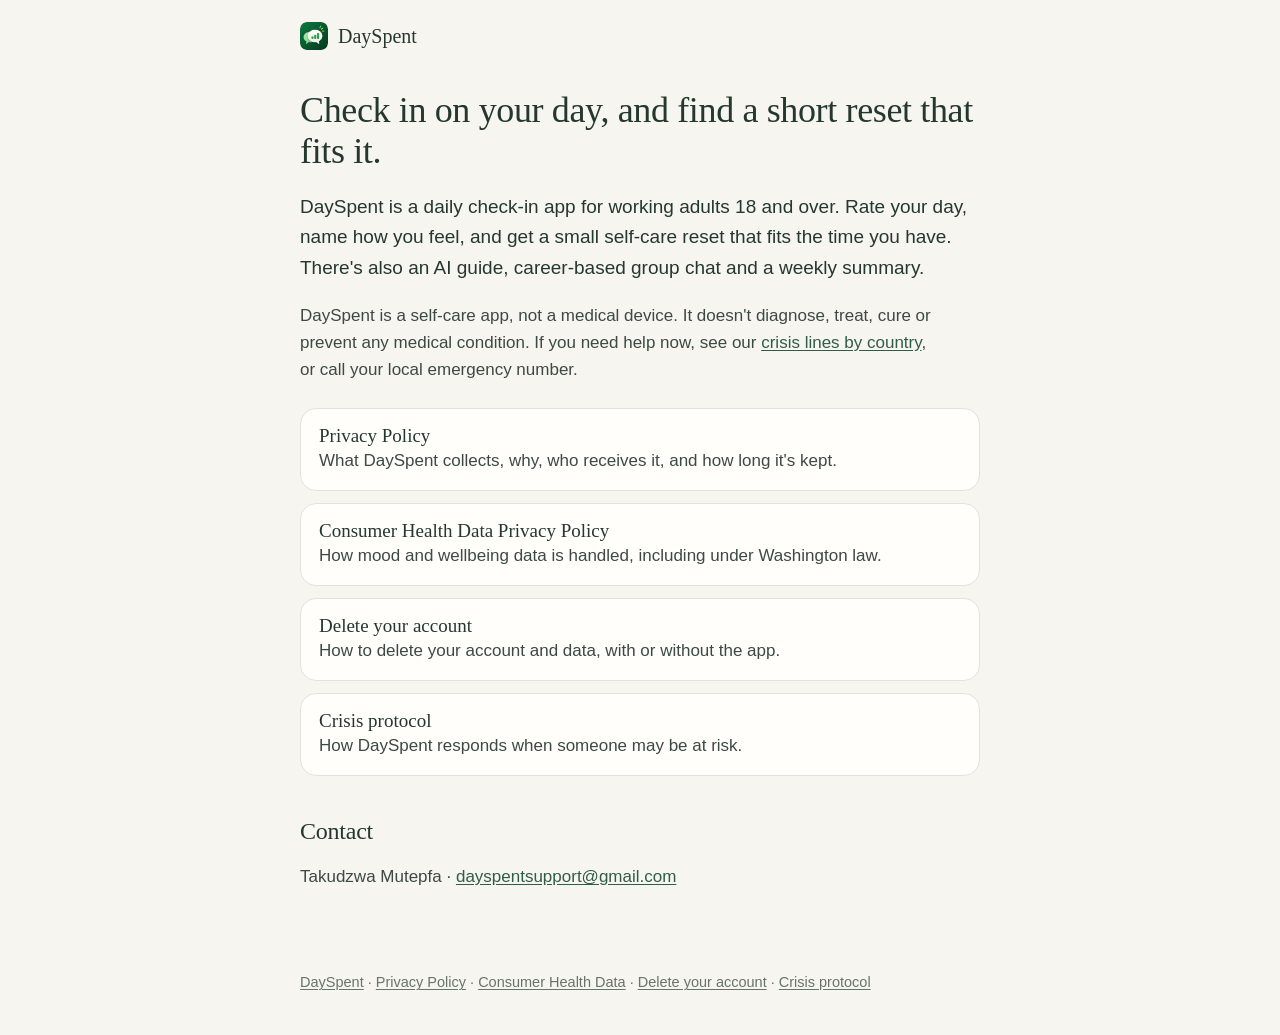
<file: index.html>
<!doctype html>
<html lang="en">
<head>
<meta charset="utf-8">
<meta name="viewport" content="width=device-width, initial-scale=1">
<title>DaySpent</title>
<meta name="description" content="DaySpent is a daily check-in app for working adults: rate your day, name how you feel, and find a short reset that fits the time you have.">
<link rel="icon" href="favicon.png">
<link rel="stylesheet" href="style.css">
</head>
<body>
<header class="site"><img src="favicon.png" alt=""><a href="./">DaySpent</a></header>
<main>
<h1>Check in on your day, and find a short reset that fits it.</h1>
<p class="lead">DaySpent is a daily check-in app for working adults 18 and over. Rate your day, name how you feel, and get a small self-care reset that fits the time you have. There's also an AI guide, career-based group chat and a weekly summary.</p>
<p>DaySpent is a self-care app, not a medical device. It doesn't diagnose, treat, cure or prevent any medical condition. If you need help now, see our <a href="crisis-protocol.html">crisis lines by country</a>, or call your local emergency number.</p>

<nav class="pages" aria-label="Policies">
  <a href="privacy.html"><strong>Privacy Policy</strong>What DaySpent collects, why, who receives it, and how long it's kept.</a>
  <a href="health-data-privacy.html"><strong>Consumer Health Data Privacy Policy</strong>How mood and wellbeing data is handled, including under Washington law.</a>
  <a href="delete-account.html"><strong>Delete your account</strong>How to delete your account and data, with or without the app.</a>
  <a href="crisis-protocol.html"><strong>Crisis protocol</strong>How DaySpent responds when someone may be at risk.</a>
</nav>

<h2>Contact</h2>
<p>Takudzwa Mutepfa · <a href="mailto:dayspentsupport@gmail.com">dayspentsupport@gmail.com</a></p>
</main>
<footer><a href="./">DaySpent</a> · <a href="privacy.html">Privacy Policy</a> · <a href="health-data-privacy.html">Consumer Health Data</a> · <a href="delete-account.html">Delete your account</a> · <a href="crisis-protocol.html">Crisis protocol</a></footer>
</body>
</html>
</file>
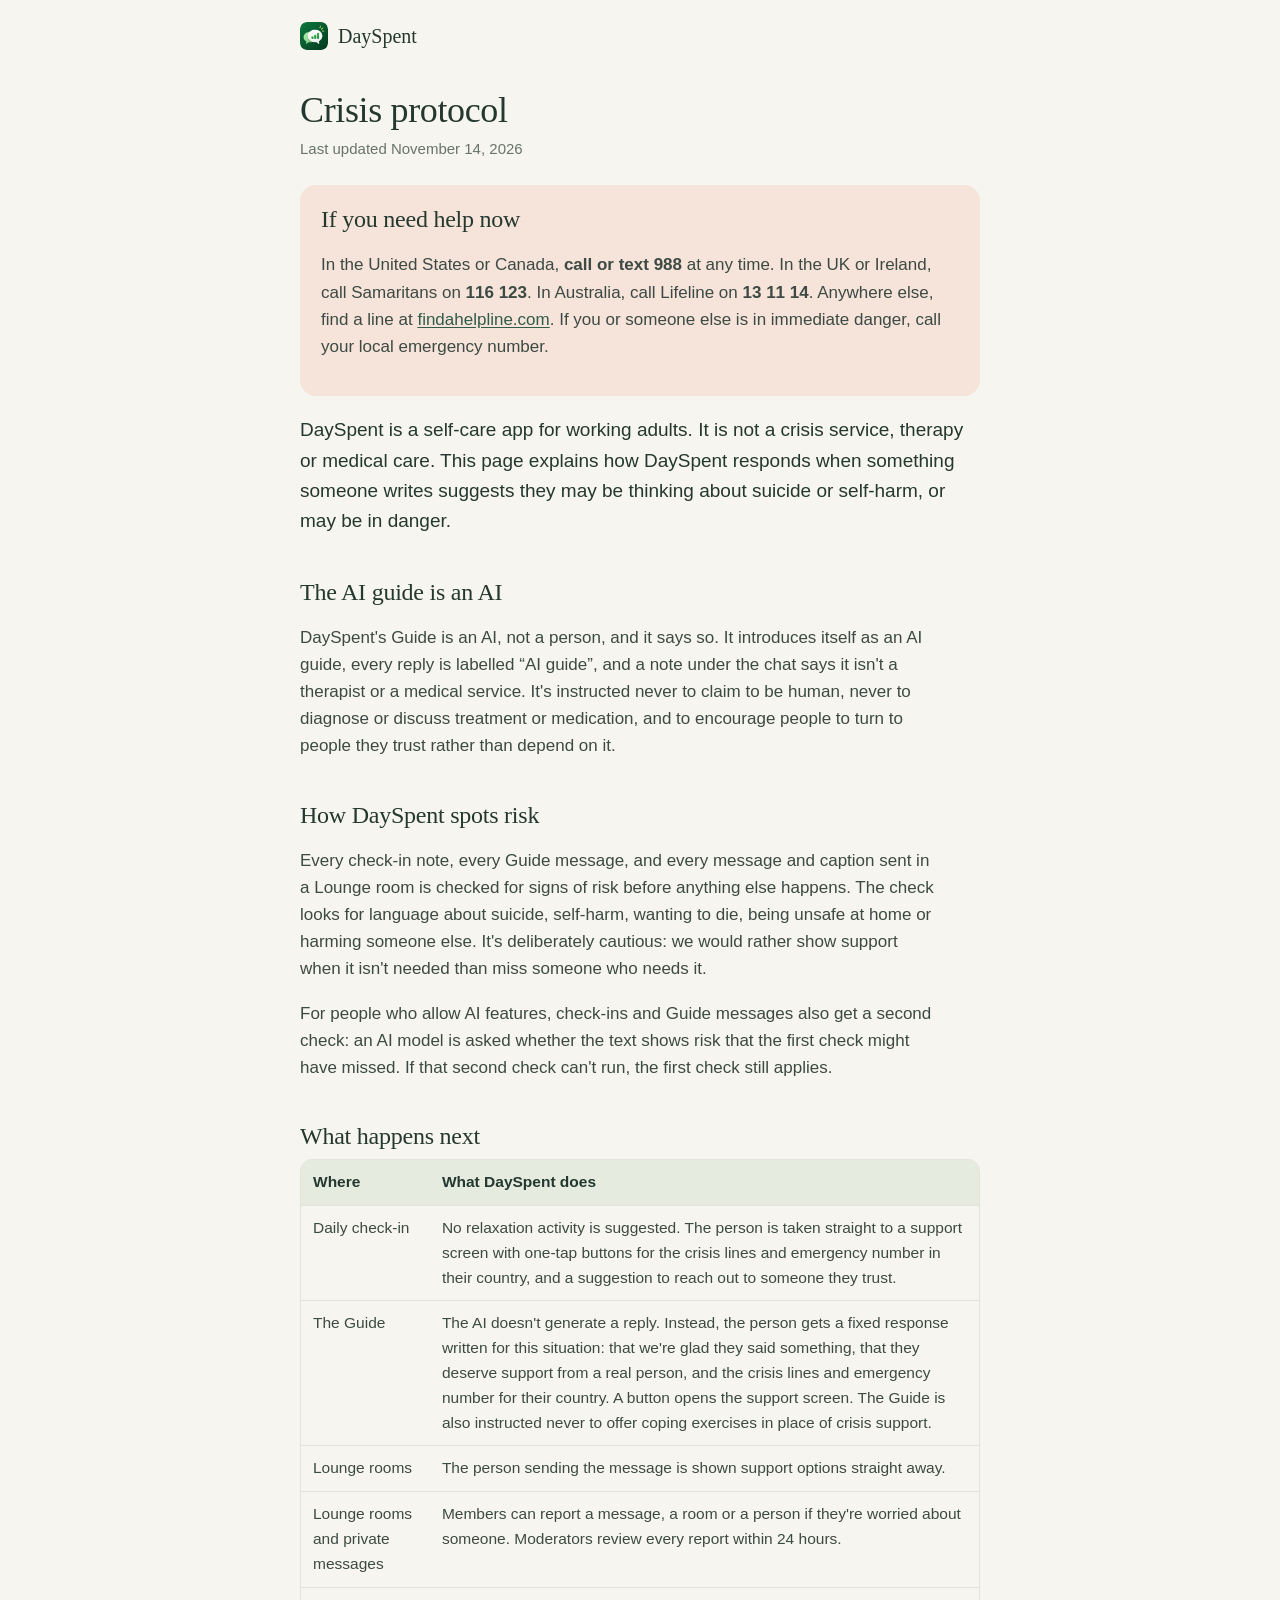
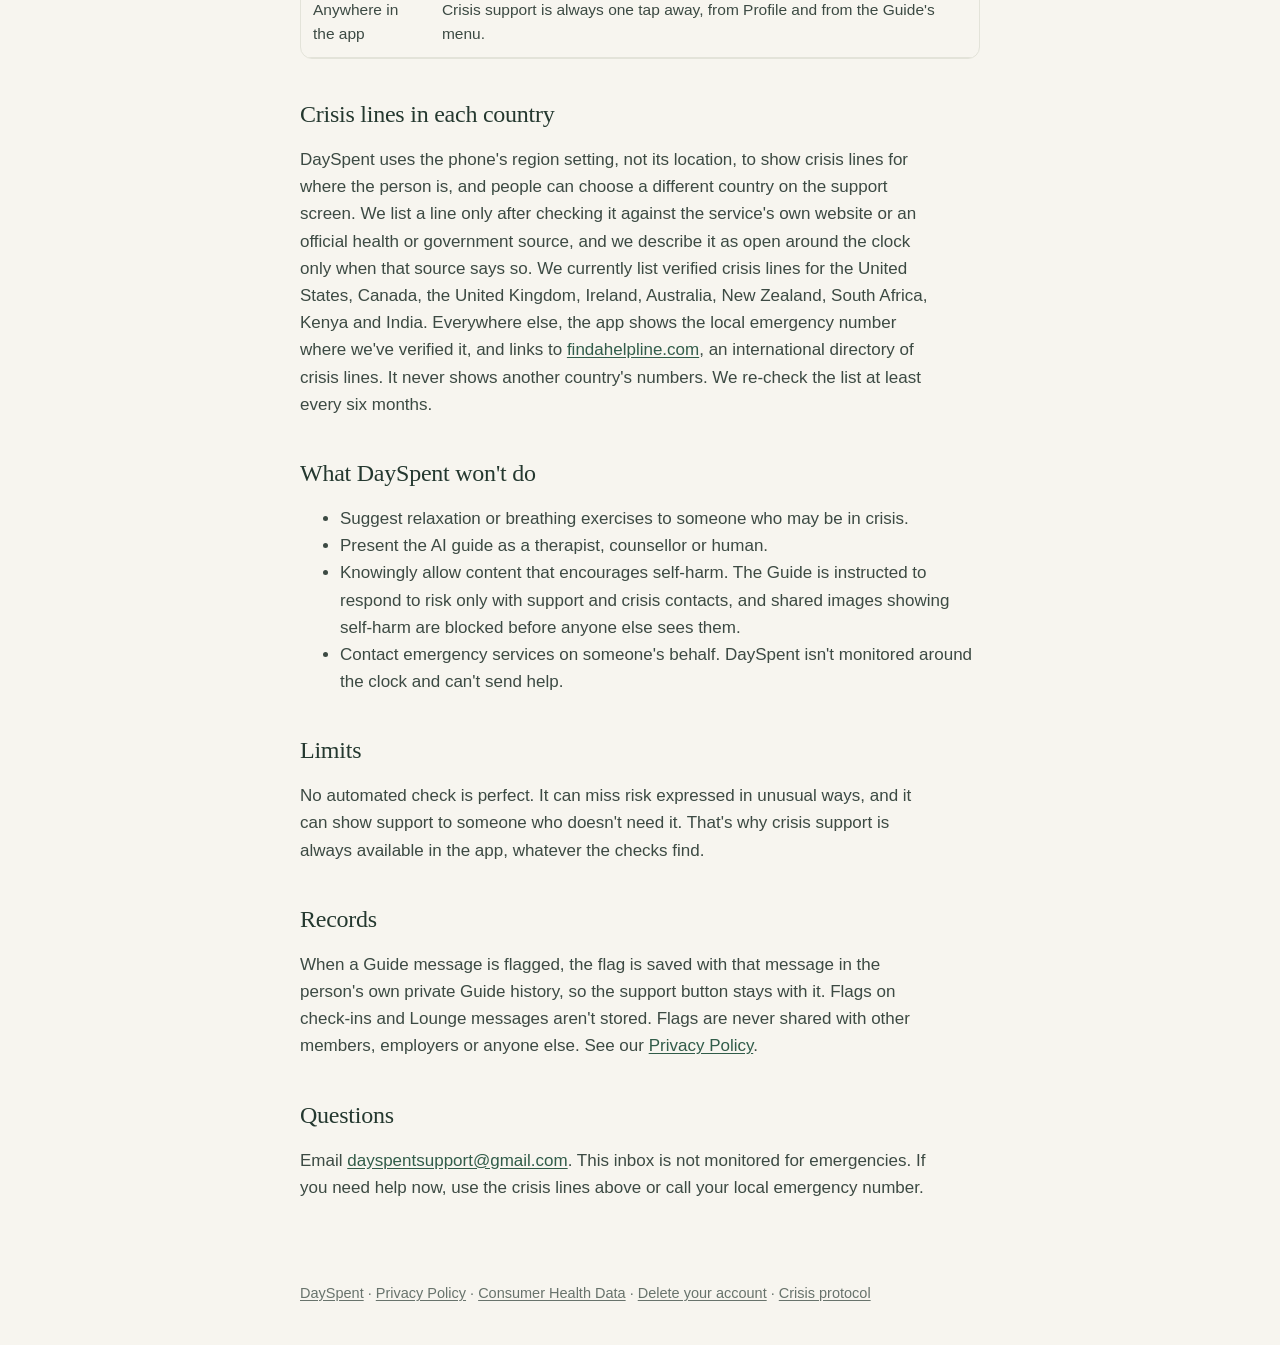
<file: crisis-protocol.html>
<!doctype html>
<html lang="en">
<head>
<meta charset="utf-8">
<meta name="viewport" content="width=device-width, initial-scale=1">
<title>Crisis protocol · DaySpent</title>
<meta name="description" content="How DaySpent responds when someone may be at risk of suicide or self-harm.">
<link rel="icon" href="favicon.png">
<link rel="stylesheet" href="style.css">
</head>
<body>
<header class="site"><img src="favicon.png" alt=""><a href="./">DaySpent</a></header>
<main>
<h1>Crisis protocol</h1>
<p class="updated">Last updated November 14, 2026</p>

<div class="card crisis">
<h2>If you need help now</h2>
<p>In the United States or Canada, <strong>call or text 988</strong> at any time. In the UK or Ireland, call Samaritans on <strong>116 123</strong>. In Australia, call Lifeline on <strong>13 11 14</strong>. Anywhere else, find a line at <a href="https://findahelpline.com">findahelpline.com</a>. If you or someone else is in immediate danger, call your local emergency number.</p>
</div>

<p class="lead">DaySpent is a self-care app for working adults. It is not a crisis service, therapy or medical care. This page explains how DaySpent responds when something someone writes suggests they may be thinking about suicide or self-harm, or may be in danger.</p>

<h2>The AI guide is an AI</h2>
<p>DaySpent's Guide is an AI, not a person, and it says so. It introduces itself as an AI guide, every reply is labelled “AI guide”, and a note under the chat says it isn't a therapist or a medical service. It's instructed never to claim to be human, never to diagnose or discuss treatment or medication, and to encourage people to turn to people they trust rather than depend on it.</p>

<h2>How DaySpent spots risk</h2>
<p>Every check-in note, every Guide message, and every message and caption sent in a Lounge room is checked for signs of risk before anything else happens. The check looks for language about suicide, self-harm, wanting to die, being unsafe at home or harming someone else. It's deliberately cautious: we would rather show support when it isn't needed than miss someone who needs it.</p>
<p>For people who allow AI features, check-ins and Guide messages also get a second check: an AI model is asked whether the text shows risk that the first check might have missed. If that second check can't run, the first check still applies.</p>

<h2>What happens next</h2>
<div class="table-wrap"><table>
  <tr><th>Where</th><th>What DaySpent does</th></tr>
  <tr><td>Daily check-in</td><td>No relaxation activity is suggested. The person is taken straight to a support screen with one-tap buttons for the crisis lines and emergency number in their country, and a suggestion to reach out to someone they trust.</td></tr>
  <tr><td>The Guide</td><td>The AI doesn't generate a reply. Instead, the person gets a fixed response written for this situation: that we're glad they said something, that they deserve support from a real person, and the crisis lines and emergency number for their country. A button opens the support screen. The Guide is also instructed never to offer coping exercises in place of crisis support.</td></tr>
  <tr><td>Lounge rooms</td><td>The person sending the message is shown support options straight away.</td></tr>
  <tr><td>Lounge rooms and private messages</td><td>Members can report a message, a room or a person if they're worried about someone. Moderators review every report within 24 hours.</td></tr>
  <tr><td>Anywhere in the app</td><td>Crisis support is always one tap away, from Profile and from the Guide's menu.</td></tr>
</table></div>

<h2>Crisis lines in each country</h2>
<p>DaySpent uses the phone's region setting, not its location, to show crisis lines for where the person is, and people can choose a different country on the support screen. We list a line only after checking it against the service's own website or an official health or government source, and we describe it as open around the clock only when that source says so. We currently list verified crisis lines for the United States, Canada, the United Kingdom, Ireland, Australia, New Zealand, South Africa, Kenya and India. Everywhere else, the app shows the local emergency number where we've verified it, and links to <a href="https://findahelpline.com">findahelpline.com</a>, an international directory of crisis lines. It never shows another country's numbers. We re-check the list at least every six months.</p>

<h2>What DaySpent won't do</h2>
<ul>
  <li>Suggest relaxation or breathing exercises to someone who may be in crisis.</li>
  <li>Present the AI guide as a therapist, counsellor or human.</li>
  <li>Knowingly allow content that encourages self-harm. The Guide is instructed to respond to risk only with support and crisis contacts, and shared images showing self-harm are blocked before anyone else sees them.</li>
  <li>Contact emergency services on someone's behalf. DaySpent isn't monitored around the clock and can't send help.</li>
</ul>

<h2>Limits</h2>
<p>No automated check is perfect. It can miss risk expressed in unusual ways, and it can show support to someone who doesn't need it. That's why crisis support is always available in the app, whatever the checks find.</p>

<h2>Records</h2>
<p>When a Guide message is flagged, the flag is saved with that message in the person's own private Guide history, so the support button stays with it. Flags on check-ins and Lounge messages aren't stored. Flags are never shared with other members, employers or anyone else. See our <a href="privacy.html">Privacy Policy</a>.</p>

<h2>Questions</h2>
<p>Email <a href="mailto:dayspentsupport@gmail.com">dayspentsupport@gmail.com</a>. This inbox is not monitored for emergencies. If you need help now, use the crisis lines above or call your local emergency number.</p>
</main>
<footer><a href="./">DaySpent</a> · <a href="privacy.html">Privacy Policy</a> · <a href="health-data-privacy.html">Consumer Health Data</a> · <a href="delete-account.html">Delete your account</a> · <a href="crisis-protocol.html">Crisis protocol</a></footer>
</body>
</html>
</file>
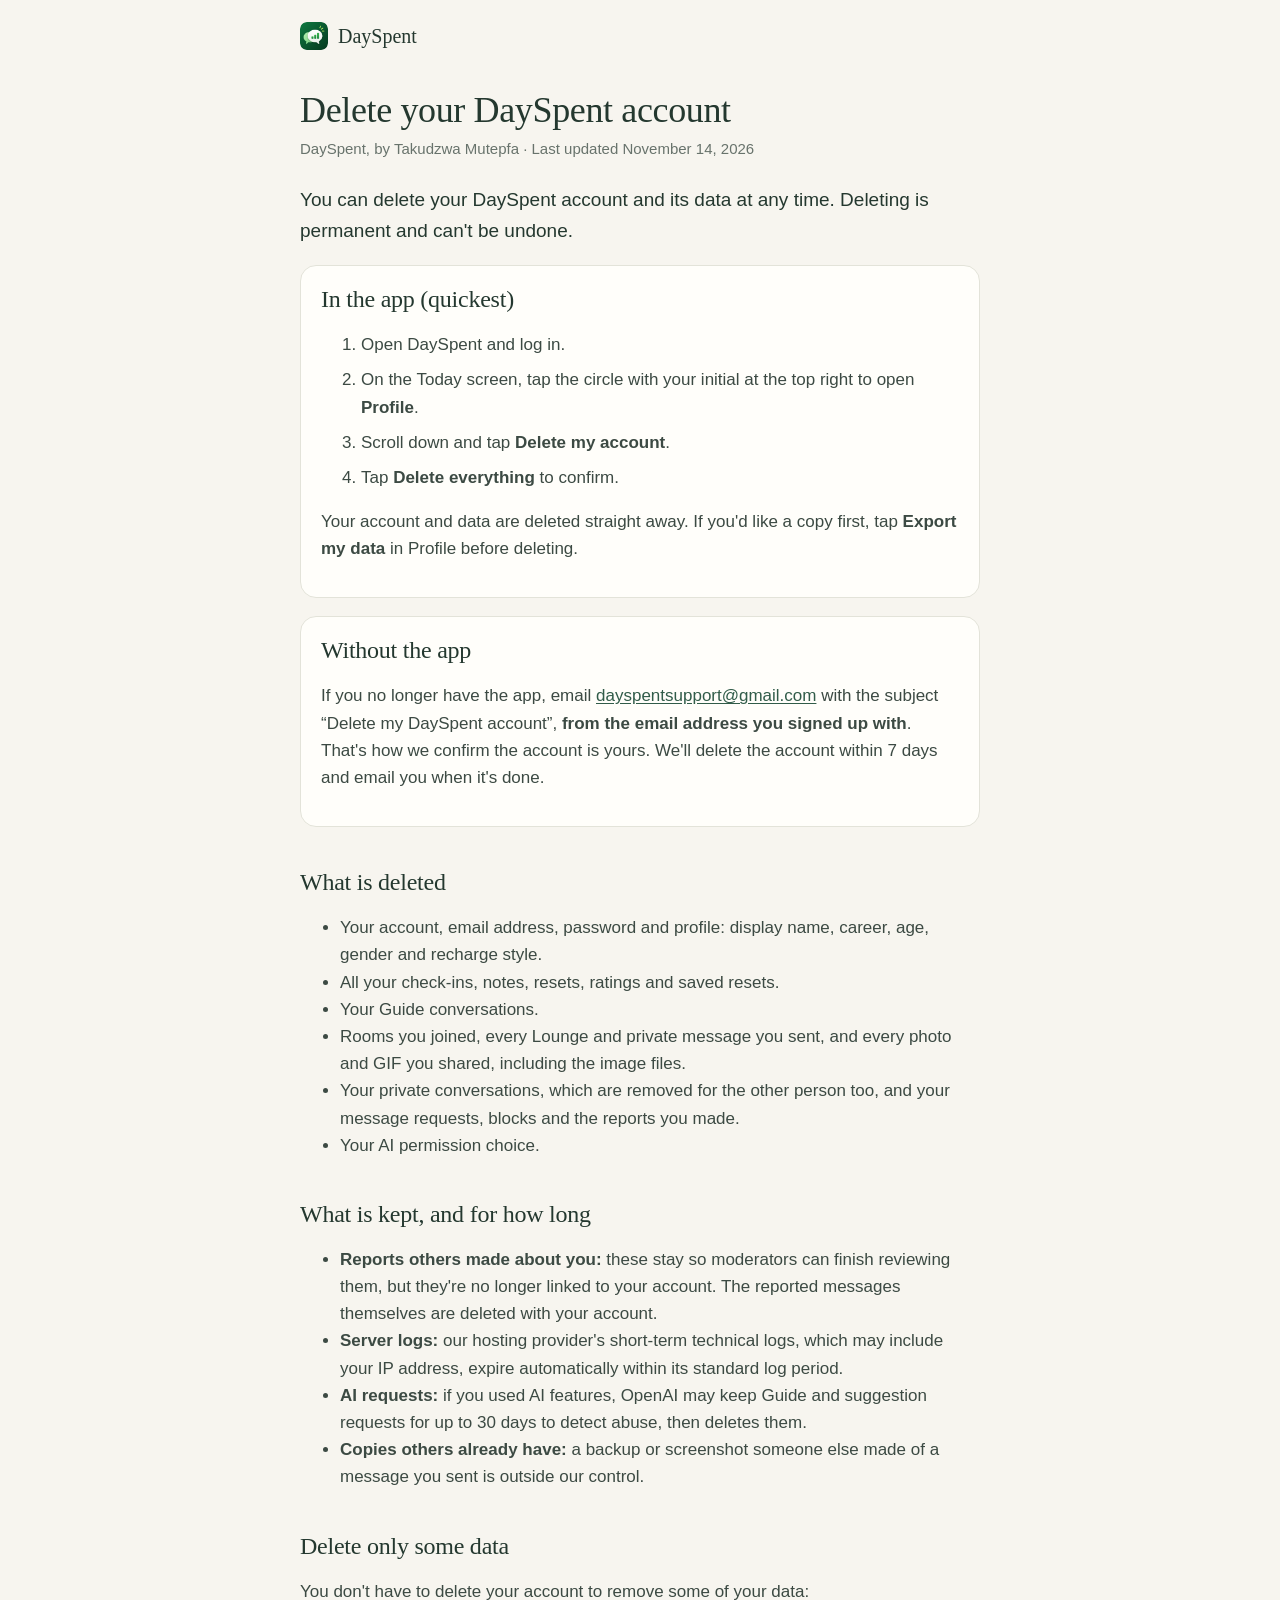
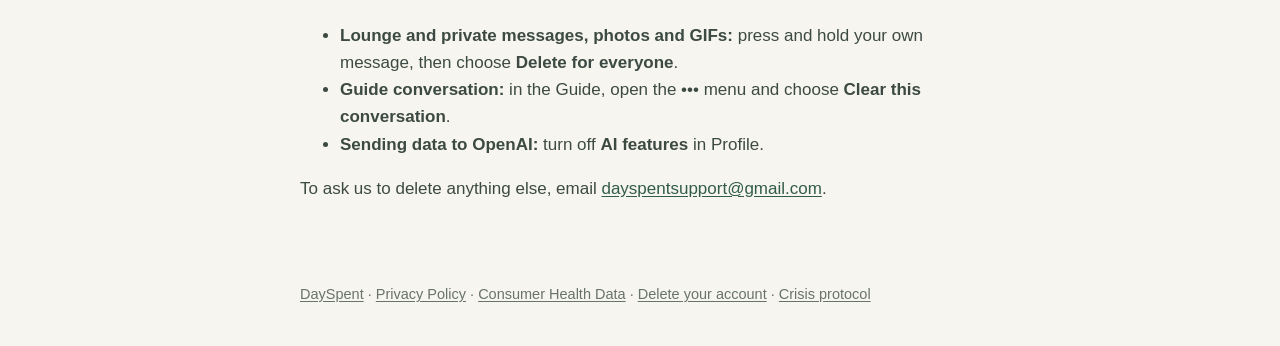
<file: delete-account.html>
<!doctype html>
<html lang="en">
<head>
<meta charset="utf-8">
<meta name="viewport" content="width=device-width, initial-scale=1">
<title>Delete your account · DaySpent</title>
<meta name="description" content="How to delete your DaySpent account and data, and what is deleted.">
<link rel="icon" href="favicon.png">
<link rel="stylesheet" href="style.css">
</head>
<body>
<header class="site"><img src="favicon.png" alt=""><a href="./">DaySpent</a></header>
<main>
<h1>Delete your DaySpent account</h1>
<p class="updated">DaySpent, by Takudzwa Mutepfa · Last updated November 14, 2026</p>

<p class="lead">You can delete your DaySpent account and its data at any time. Deleting is permanent and can't be undone.</p>

<div class="card">
<h2>In the app (quickest)</h2>
<ol class="steps">
  <li>Open DaySpent and log in.</li>
  <li>On the Today screen, tap the circle with your initial at the top right to open <strong>Profile</strong>.</li>
  <li>Scroll down and tap <strong>Delete my account</strong>.</li>
  <li>Tap <strong>Delete everything</strong> to confirm.</li>
</ol>
<p>Your account and data are deleted straight away. If you'd like a copy first, tap <strong>Export my data</strong> in Profile before deleting.</p>
</div>

<div class="card">
<h2>Without the app</h2>
<p>If you no longer have the app, email <a href="mailto:dayspentsupport@gmail.com?subject=Delete%20my%20DaySpent%20account">dayspentsupport@gmail.com</a> with the subject “Delete my DaySpent account”, <strong>from the email address you signed up with</strong>. That's how we confirm the account is yours. We'll delete the account within 7 days and email you when it's done.</p>
</div>

<h2>What is deleted</h2>
<ul>
  <li>Your account, email address, password and profile: display name, career, age, gender and recharge style.</li>
  <li>All your check-ins, notes, resets, ratings and saved resets.</li>
  <li>Your Guide conversations.</li>
  <li>Rooms you joined, every Lounge and private message you sent, and every photo and GIF you shared, including the image files.</li>
  <li>Your private conversations, which are removed for the other person too, and your message requests, blocks and the reports you made.</li>
  <li>Your AI permission choice.</li>
</ul>

<h2>What is kept, and for how long</h2>
<ul>
  <li><strong>Reports others made about you:</strong> these stay so moderators can finish reviewing them, but they're no longer linked to your account. The reported messages themselves are deleted with your account.</li>
  <li><strong>Server logs:</strong> our hosting provider's short-term technical logs, which may include your IP address, expire automatically within its standard log period.</li>
  <li><strong>AI requests:</strong> if you used AI features, OpenAI may keep Guide and suggestion requests for up to 30 days to detect abuse, then deletes them.</li>
  <li><strong>Copies others already have:</strong> a backup or screenshot someone else made of a message you sent is outside our control.</li>
</ul>

<h2>Delete only some data</h2>
<p>You don't have to delete your account to remove some of your data:</p>
<ul>
  <li><strong>Lounge and private messages, photos and GIFs:</strong> press and hold your own message, then choose <strong>Delete for everyone</strong>.</li>
  <li><strong>Guide conversation:</strong> in the Guide, open the ••• menu and choose <strong>Clear this conversation</strong>.</li>
  <li><strong>Sending data to OpenAI:</strong> turn off <strong>AI features</strong> in Profile.</li>
</ul>
<p>To ask us to delete anything else, email <a href="mailto:dayspentsupport@gmail.com">dayspentsupport@gmail.com</a>.</p>
</main>
<footer><a href="./">DaySpent</a> · <a href="privacy.html">Privacy Policy</a> · <a href="health-data-privacy.html">Consumer Health Data</a> · <a href="delete-account.html">Delete your account</a> · <a href="crisis-protocol.html">Crisis protocol</a></footer>
</body>
</html>
</file>
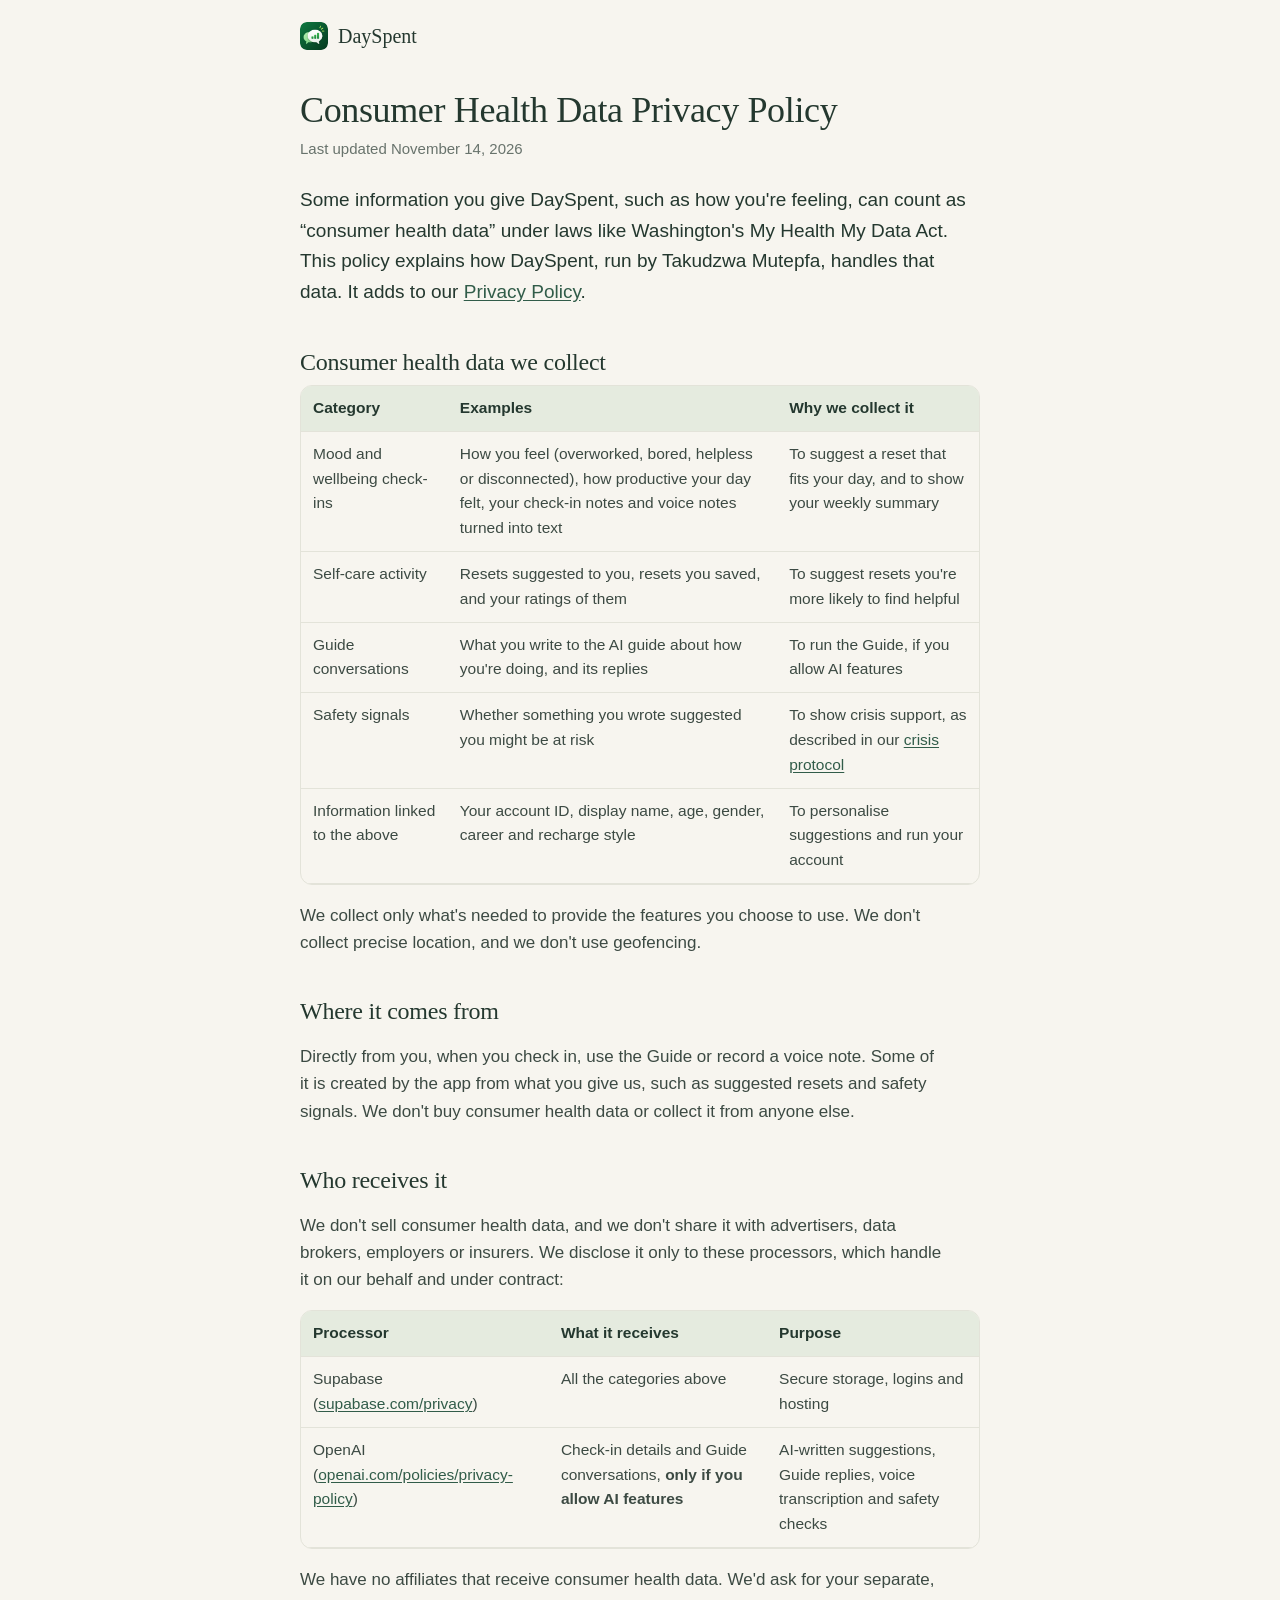
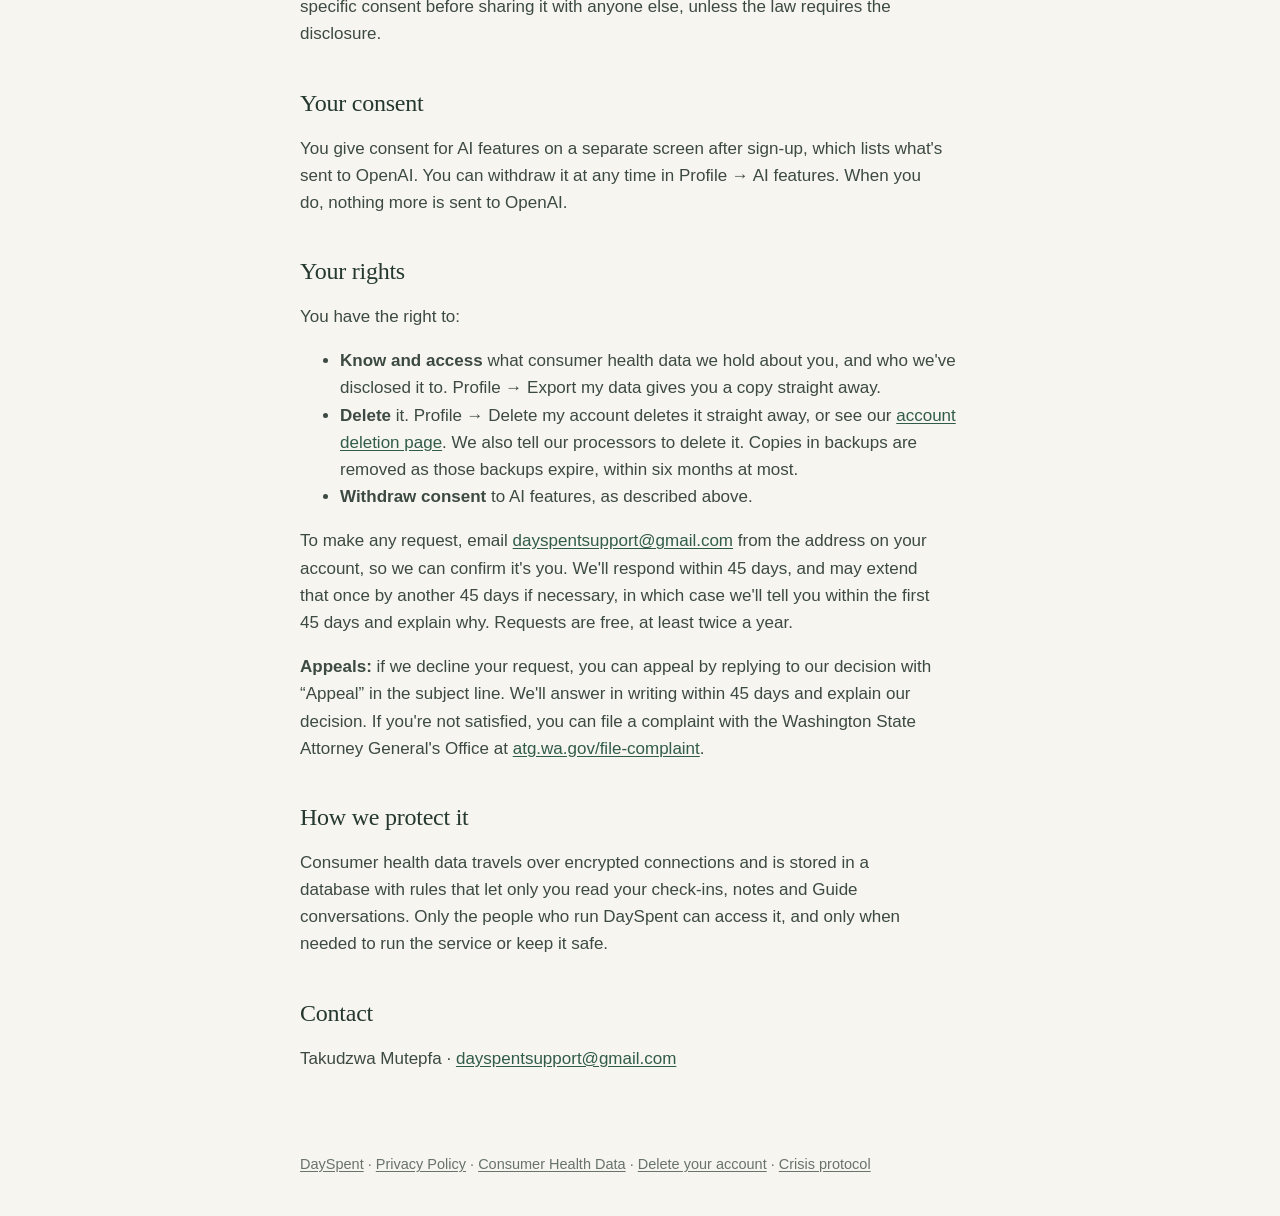
<file: health-data-privacy.html>
<!doctype html>
<html lang="en">
<head>
<meta charset="utf-8">
<meta name="viewport" content="width=device-width, initial-scale=1">
<title>Consumer Health Data Privacy Policy · DaySpent</title>
<meta name="description" content="How DaySpent handles consumer health data, including under Washington's My Health My Data Act.">
<link rel="icon" href="favicon.png">
<link rel="stylesheet" href="style.css">
</head>
<body>
<header class="site"><img src="favicon.png" alt=""><a href="./">DaySpent</a></header>
<main>
<h1>Consumer Health Data Privacy Policy</h1>
<p class="updated">Last updated November 14, 2026</p>

<p class="lead">Some information you give DaySpent, such as how you're feeling, can count as “consumer health data” under laws like Washington's My Health My Data Act. This policy explains how DaySpent, run by Takudzwa Mutepfa, handles that data. It adds to our <a href="privacy.html">Privacy Policy</a>.</p>

<h2>Consumer health data we collect</h2>
<div class="table-wrap"><table>
  <tr><th>Category</th><th>Examples</th><th>Why we collect it</th></tr>
  <tr><td>Mood and wellbeing check-ins</td><td>How you feel (overworked, bored, helpless or disconnected), how productive your day felt, your check-in notes and voice notes turned into text</td><td>To suggest a reset that fits your day, and to show your weekly summary</td></tr>
  <tr><td>Self-care activity</td><td>Resets suggested to you, resets you saved, and your ratings of them</td><td>To suggest resets you're more likely to find helpful</td></tr>
  <tr><td>Guide conversations</td><td>What you write to the AI guide about how you're doing, and its replies</td><td>To run the Guide, if you allow AI features</td></tr>
  <tr><td>Safety signals</td><td>Whether something you wrote suggested you might be at risk</td><td>To show crisis support, as described in our <a href="crisis-protocol.html">crisis protocol</a></td></tr>
  <tr><td>Information linked to the above</td><td>Your account ID, display name, age, gender, career and recharge style</td><td>To personalise suggestions and run your account</td></tr>
</table></div>
<p>We collect only what's needed to provide the features you choose to use. We don't collect precise location, and we don't use geofencing.</p>

<h2>Where it comes from</h2>
<p>Directly from you, when you check in, use the Guide or record a voice note. Some of it is created by the app from what you give us, such as suggested resets and safety signals. We don't buy consumer health data or collect it from anyone else.</p>

<h2>Who receives it</h2>
<p>We don't sell consumer health data, and we don't share it with advertisers, data brokers, employers or insurers. We disclose it only to these processors, which handle it on our behalf and under contract:</p>
<div class="table-wrap"><table>
  <tr><th>Processor</th><th>What it receives</th><th>Purpose</th></tr>
  <tr><td>Supabase (<a href="https://supabase.com/privacy">supabase.com/privacy</a>)</td><td>All the categories above</td><td>Secure storage, logins and hosting</td></tr>
  <tr><td>OpenAI (<a href="https://openai.com/policies/privacy-policy">openai.com/policies/privacy-policy</a>)</td><td>Check-in details and Guide conversations, <strong>only if you allow AI features</strong></td><td>AI-written suggestions, Guide replies, voice transcription and safety checks</td></tr>
</table></div>
<p>We have no affiliates that receive consumer health data. We'd ask for your separate, specific consent before sharing it with anyone else, unless the law requires the disclosure.</p>

<h2>Your consent</h2>
<p>You give consent for AI features on a separate screen after sign-up, which lists what's sent to OpenAI. You can withdraw it at any time in Profile → AI features. When you do, nothing more is sent to OpenAI.</p>

<h2>Your rights</h2>
<p>You have the right to:</p>
<ul>
  <li><strong>Know and access</strong> what consumer health data we hold about you, and who we've disclosed it to. Profile → Export my data gives you a copy straight away.</li>
  <li><strong>Delete</strong> it. Profile → Delete my account deletes it straight away, or see our <a href="delete-account.html">account deletion page</a>. We also tell our processors to delete it. Copies in backups are removed as those backups expire, within six months at most.</li>
  <li><strong>Withdraw consent</strong> to AI features, as described above.</li>
</ul>
<p>To make any request, email <a href="mailto:dayspentsupport@gmail.com">dayspentsupport@gmail.com</a> from the address on your account, so we can confirm it's you. We'll respond within 45 days, and may extend that once by another 45 days if necessary, in which case we'll tell you within the first 45 days and explain why. Requests are free, at least twice a year.</p>
<p><strong>Appeals:</strong> if we decline your request, you can appeal by replying to our decision with “Appeal” in the subject line. We'll answer in writing within 45 days and explain our decision. If you're not satisfied, you can file a complaint with the Washington State Attorney General's Office at <a href="https://www.atg.wa.gov/file-complaint">atg.wa.gov/file-complaint</a>.</p>

<h2>How we protect it</h2>
<p>Consumer health data travels over encrypted connections and is stored in a database with rules that let only you read your check-ins, notes and Guide conversations. Only the people who run DaySpent can access it, and only when needed to run the service or keep it safe.</p>

<h2>Contact</h2>
<p>Takudzwa Mutepfa · <a href="mailto:dayspentsupport@gmail.com">dayspentsupport@gmail.com</a></p>
</main>
<footer><a href="./">DaySpent</a> · <a href="privacy.html">Privacy Policy</a> · <a href="health-data-privacy.html">Consumer Health Data</a> · <a href="delete-account.html">Delete your account</a> · <a href="crisis-protocol.html">Crisis protocol</a></footer>
</body>
</html>
</file>
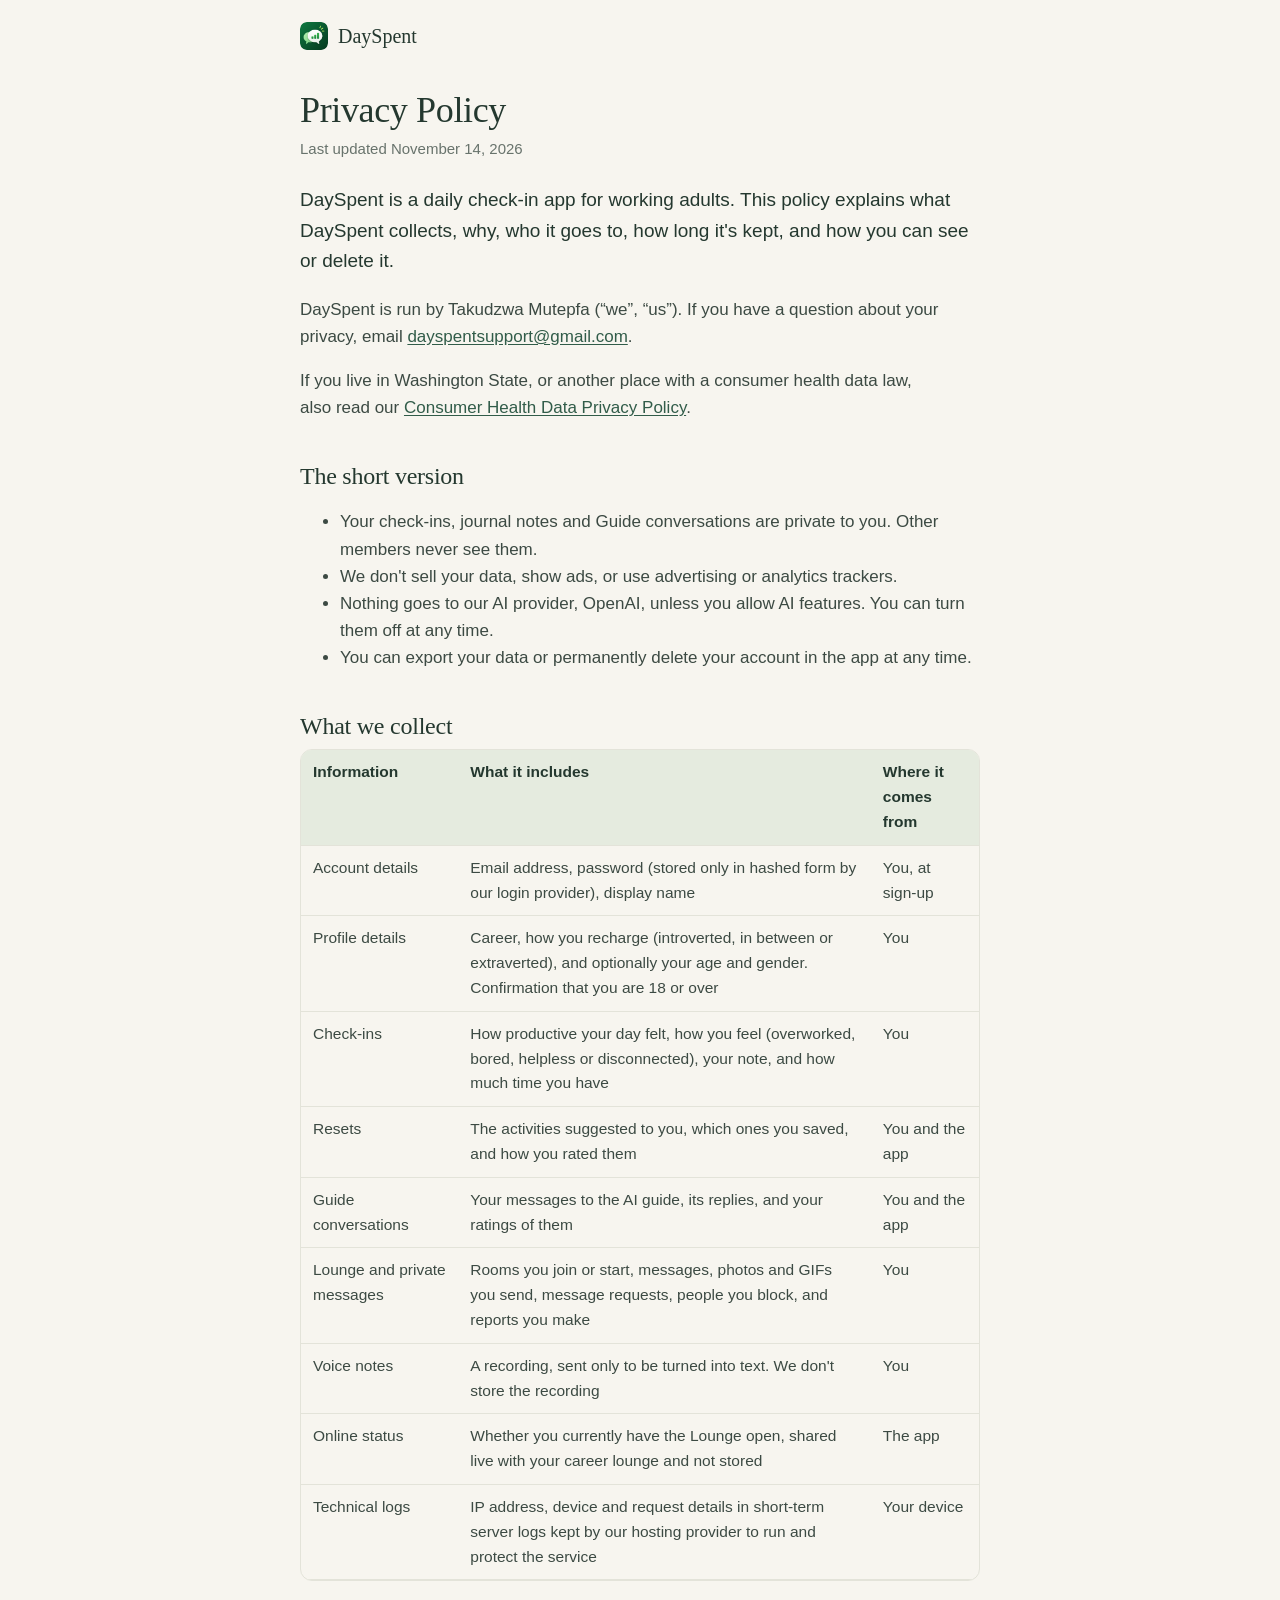
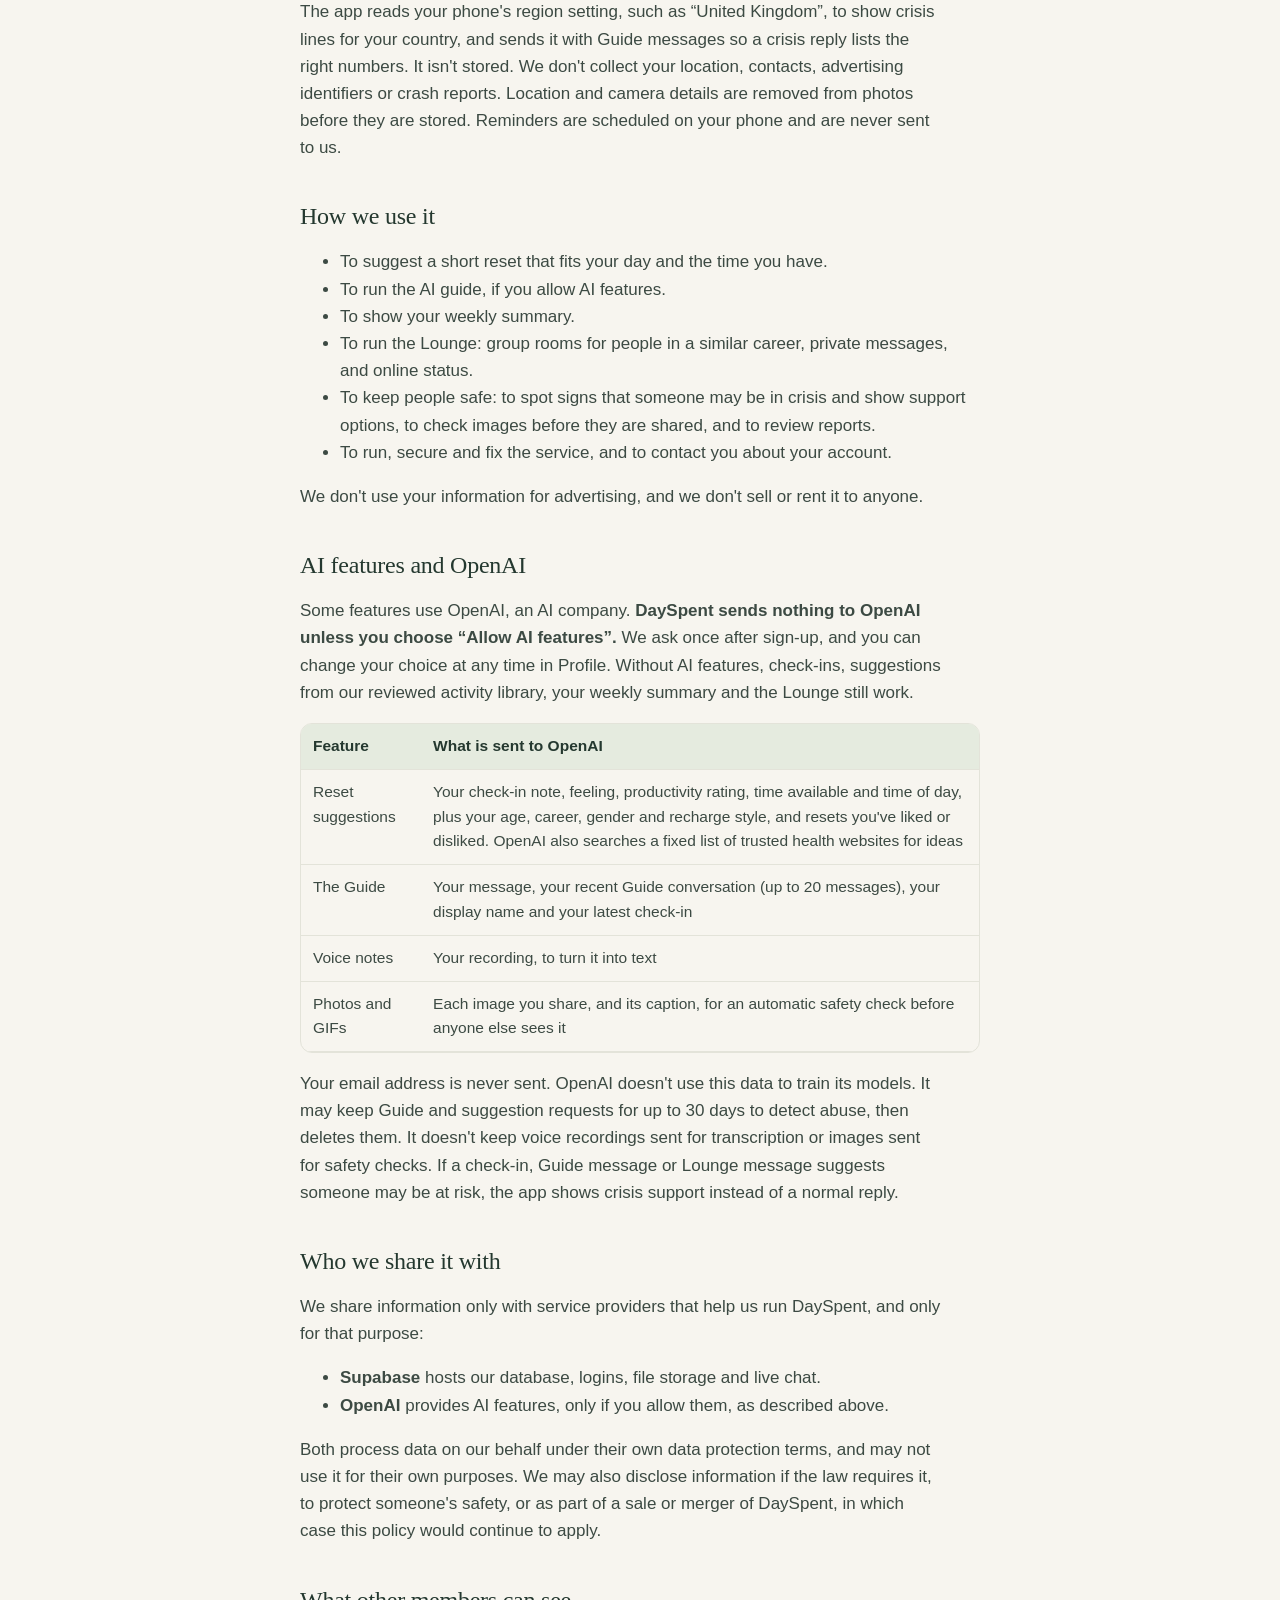
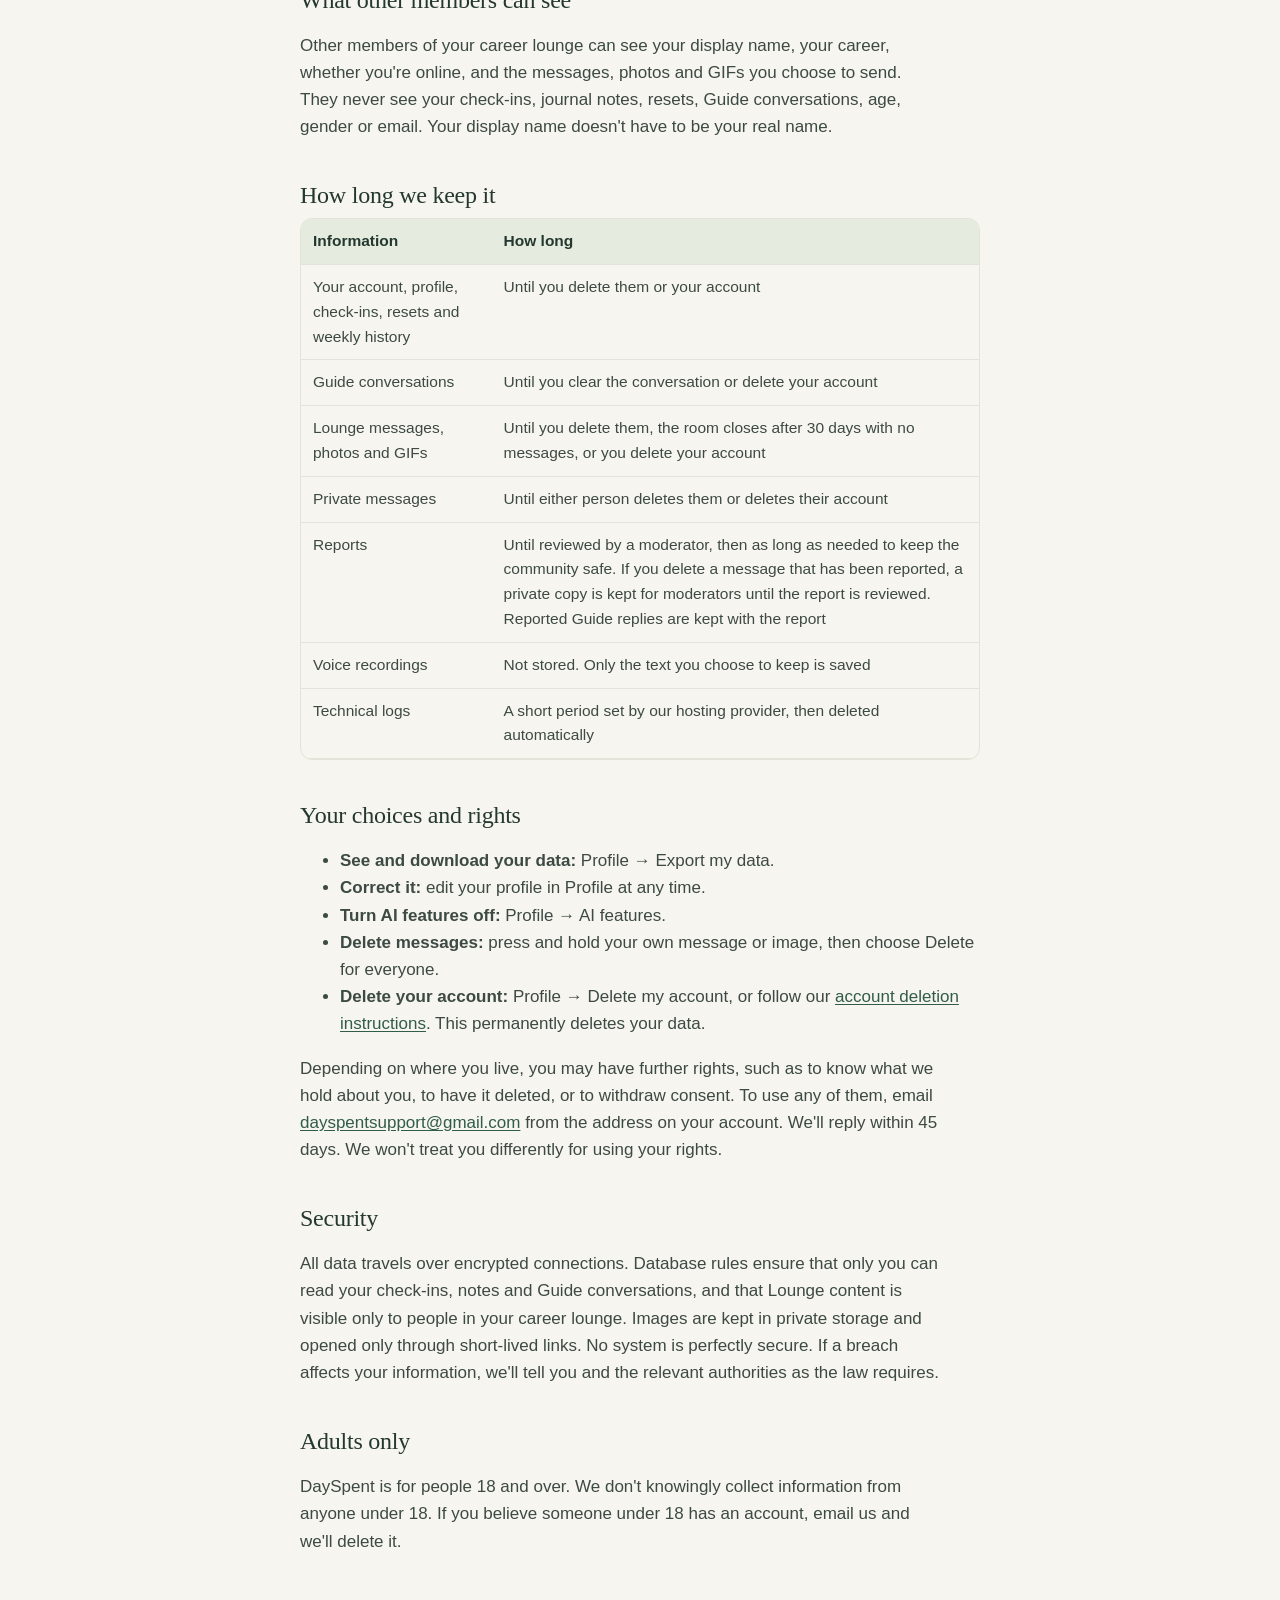
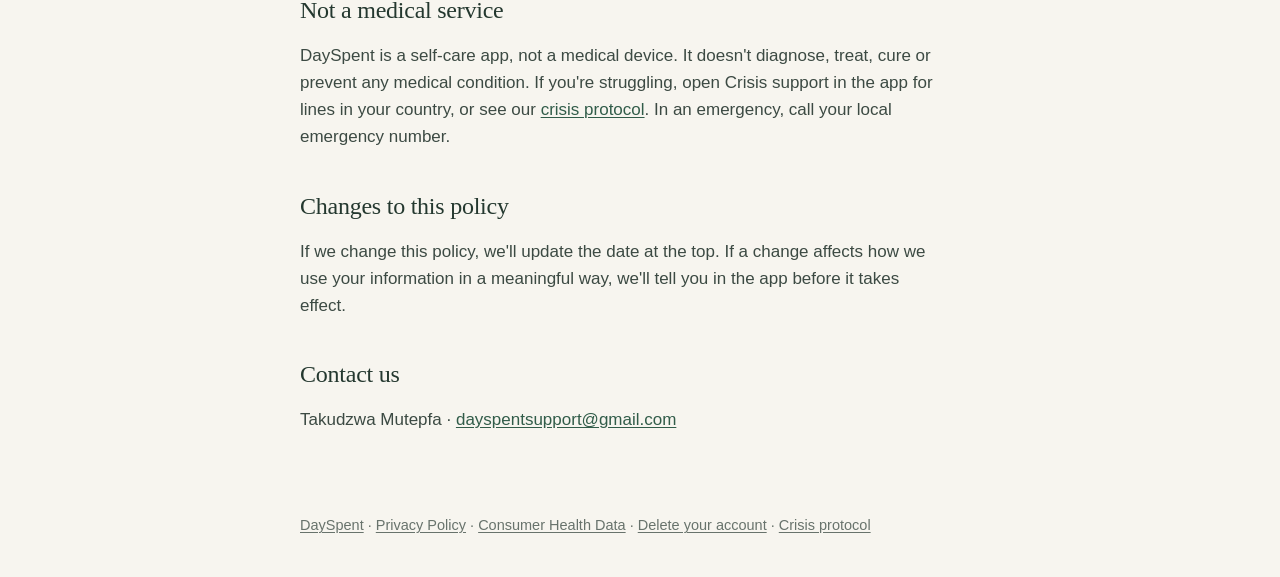
<file: privacy.html>
<!doctype html>
<html lang="en">
<head>
<meta charset="utf-8">
<meta name="viewport" content="width=device-width, initial-scale=1">
<title>Privacy Policy · DaySpent</title>
<meta name="description" content="How DaySpent collects, uses, shares and deletes your information.">
<link rel="icon" href="favicon.png">
<link rel="stylesheet" href="style.css">
</head>
<body>
<header class="site"><img src="favicon.png" alt=""><a href="./">DaySpent</a></header>
<main>
<h1>Privacy Policy</h1>
<p class="updated">Last updated November 14, 2026</p>

<p class="lead">DaySpent is a daily check-in app for working adults. This policy explains what DaySpent collects, why, who it goes to, how long it's kept, and how you can see or delete it.</p>

<p>DaySpent is run by Takudzwa Mutepfa (“we”, “us”). If you have a question about your privacy, email <a href="mailto:dayspentsupport@gmail.com">dayspentsupport@gmail.com</a>.</p>

<p>If you live in Washington State, or another place with a consumer health data law, also read our <a href="health-data-privacy.html">Consumer Health Data Privacy Policy</a>.</p>

<h2>The short version</h2>
<ul>
  <li>Your check-ins, journal notes and Guide conversations are private to you. Other members never see them.</li>
  <li>We don't sell your data, show ads, or use advertising or analytics trackers.</li>
  <li>Nothing goes to our AI provider, OpenAI, unless you allow AI features. You can turn them off at any time.</li>
  <li>You can export your data or permanently delete your account in the app at any time.</li>
</ul>

<h2>What we collect</h2>
<div class="table-wrap"><table>
  <tr><th>Information</th><th>What it includes</th><th>Where it comes from</th></tr>
  <tr><td>Account details</td><td>Email address, password (stored only in hashed form by our login provider), display name</td><td>You, at sign-up</td></tr>
  <tr><td>Profile details</td><td>Career, how you recharge (introverted, in between or extraverted), and optionally your age and gender. Confirmation that you are 18 or over</td><td>You</td></tr>
  <tr><td>Check-ins</td><td>How productive your day felt, how you feel (overworked, bored, helpless or disconnected), your note, and how much time you have</td><td>You</td></tr>
  <tr><td>Resets</td><td>The activities suggested to you, which ones you saved, and how you rated them</td><td>You and the app</td></tr>
  <tr><td>Guide conversations</td><td>Your messages to the AI guide, its replies, and your ratings of them</td><td>You and the app</td></tr>
  <tr><td>Lounge and private messages</td><td>Rooms you join or start, messages, photos and GIFs you send, message requests, people you block, and reports you make</td><td>You</td></tr>
  <tr><td>Voice notes</td><td>A recording, sent only to be turned into text. We don't store the recording</td><td>You</td></tr>
  <tr><td>Online status</td><td>Whether you currently have the Lounge open, shared live with your career lounge and not stored</td><td>The app</td></tr>
  <tr><td>Technical logs</td><td>IP address, device and request details in short-term server logs kept by our hosting provider to run and protect the service</td><td>Your device</td></tr>
</table></div>
<p>The app reads your phone's region setting, such as “United Kingdom”, to show crisis lines for your country, and sends it with Guide messages so a crisis reply lists the right numbers. It isn't stored. We don't collect your location, contacts, advertising identifiers or crash reports. Location and camera details are removed from photos before they are stored. Reminders are scheduled on your phone and are never sent to us.</p>

<h2>How we use it</h2>
<ul>
  <li>To suggest a short reset that fits your day and the time you have.</li>
  <li>To run the AI guide, if you allow AI features.</li>
  <li>To show your weekly summary.</li>
  <li>To run the Lounge: group rooms for people in a similar career, private messages, and online status.</li>
  <li>To keep people safe: to spot signs that someone may be in crisis and show support options, to check images before they are shared, and to review reports.</li>
  <li>To run, secure and fix the service, and to contact you about your account.</li>
</ul>
<p>We don't use your information for advertising, and we don't sell or rent it to anyone.</p>

<h2>AI features and OpenAI</h2>
<p>Some features use OpenAI, an AI company. <strong>DaySpent sends nothing to OpenAI unless you choose “Allow AI features”.</strong> We ask once after sign-up, and you can change your choice at any time in Profile. Without AI features, check-ins, suggestions from our reviewed activity library, your weekly summary and the Lounge still work.</p>
<div class="table-wrap"><table>
  <tr><th>Feature</th><th>What is sent to OpenAI</th></tr>
  <tr><td>Reset suggestions</td><td>Your check-in note, feeling, productivity rating, time available and time of day, plus your age, career, gender and recharge style, and resets you've liked or disliked. OpenAI also searches a fixed list of trusted health websites for ideas</td></tr>
  <tr><td>The Guide</td><td>Your message, your recent Guide conversation (up to 20 messages), your display name and your latest check-in</td></tr>
  <tr><td>Voice notes</td><td>Your recording, to turn it into text</td></tr>
  <tr><td>Photos and GIFs</td><td>Each image you share, and its caption, for an automatic safety check before anyone else sees it</td></tr>
</table></div>
<p>Your email address is never sent. OpenAI doesn't use this data to train its models. It may keep Guide and suggestion requests for up to 30 days to detect abuse, then deletes them. It doesn't keep voice recordings sent for transcription or images sent for safety checks. If a check-in, Guide message or Lounge message suggests someone may be at risk, the app shows crisis support instead of a normal reply.</p>

<h2>Who we share it with</h2>
<p>We share information only with service providers that help us run DaySpent, and only for that purpose:</p>
<ul>
  <li><strong>Supabase</strong> hosts our database, logins, file storage and live chat.</li>
  <li><strong>OpenAI</strong> provides AI features, only if you allow them, as described above.</li>
</ul>
<p>Both process data on our behalf under their own data protection terms, and may not use it for their own purposes. We may also disclose information if the law requires it, to protect someone's safety, or as part of a sale or merger of DaySpent, in which case this policy would continue to apply.</p>

<h2>What other members can see</h2>
<p>Other members of your career lounge can see your display name, your career, whether you're online, and the messages, photos and GIFs you choose to send. They never see your check-ins, journal notes, resets, Guide conversations, age, gender or email. Your display name doesn't have to be your real name.</p>

<h2>How long we keep it</h2>
<div class="table-wrap"><table>
  <tr><th>Information</th><th>How long</th></tr>
  <tr><td>Your account, profile, check-ins, resets and weekly history</td><td>Until you delete them or your account</td></tr>
  <tr><td>Guide conversations</td><td>Until you clear the conversation or delete your account</td></tr>
  <tr><td>Lounge messages, photos and GIFs</td><td>Until you delete them, the room closes after 30 days with no messages, or you delete your account</td></tr>
  <tr><td>Private messages</td><td>Until either person deletes them or deletes their account</td></tr>
  <tr><td>Reports</td><td>Until reviewed by a moderator, then as long as needed to keep the community safe. If you delete a message that has been reported, a private copy is kept for moderators until the report is reviewed. Reported Guide replies are kept with the report</td></tr>
  <tr><td>Voice recordings</td><td>Not stored. Only the text you choose to keep is saved</td></tr>
  <tr><td>Technical logs</td><td>A short period set by our hosting provider, then deleted automatically</td></tr>
</table></div>

<h2>Your choices and rights</h2>
<ul>
  <li><strong>See and download your data:</strong> Profile → Export my data.</li>
  <li><strong>Correct it:</strong> edit your profile in Profile at any time.</li>
  <li><strong>Turn AI features off:</strong> Profile → AI features.</li>
  <li><strong>Delete messages:</strong> press and hold your own message or image, then choose Delete for everyone.</li>
  <li><strong>Delete your account:</strong> Profile → Delete my account, or follow our <a href="delete-account.html">account deletion instructions</a>. This permanently deletes your data.</li>
</ul>
<p>Depending on where you live, you may have further rights, such as to know what we hold about you, to have it deleted, or to withdraw consent. To use any of them, email <a href="mailto:dayspentsupport@gmail.com">dayspentsupport@gmail.com</a> from the address on your account. We'll reply within 45 days. We won't treat you differently for using your rights.</p>

<h2>Security</h2>
<p>All data travels over encrypted connections. Database rules ensure that only you can read your check-ins, notes and Guide conversations, and that Lounge content is visible only to people in your career lounge. Images are kept in private storage and opened only through short-lived links. No system is perfectly secure. If a breach affects your information, we'll tell you and the relevant authorities as the law requires.</p>

<h2>Adults only</h2>
<p>DaySpent is for people 18 and over. We don't knowingly collect information from anyone under 18. If you believe someone under 18 has an account, email us and we'll delete it.</p>

<h2>Not a medical service</h2>
<p>DaySpent is a self-care app, not a medical device. It doesn't diagnose, treat, cure or prevent any medical condition. If you're struggling, open Crisis support in the app for lines in your country, or see our <a href="crisis-protocol.html">crisis protocol</a>. In an emergency, call your local emergency number.</p>

<h2>Changes to this policy</h2>
<p>If we change this policy, we'll update the date at the top. If a change affects how we use your information in a meaningful way, we'll tell you in the app before it takes effect.</p>

<h2>Contact us</h2>
<p>Takudzwa Mutepfa · <a href="mailto:dayspentsupport@gmail.com">dayspentsupport@gmail.com</a></p>
</main>
<footer><a href="./">DaySpent</a> · <a href="privacy.html">Privacy Policy</a> · <a href="health-data-privacy.html">Consumer Health Data</a> · <a href="delete-account.html">Delete your account</a> · <a href="crisis-protocol.html">Crisis protocol</a></footer>
</body>
</html>
</file>
<file: style.css>
:root {
  --bg: #F7F5EF; --surface: #FFFEFA; --primary: #315C49; --ink: #24382F;
  --text: #3C4A43; --muted: #68736C; --border: #E3E3D9; --sage: #E5EBDF; --warn: #F6E3DA;
}
@media (prefers-color-scheme: dark) {
  :root {
    --bg: #0F1512; --surface: #18201C; --primary: #7DC29C; --ink: #EEF2EC;
    --text: #CDD5CE; --muted: #A1ACA4; --border: #2B3631; --sage: #20302A; --warn: #3A2A24;
  }
}
* { box-sizing: border-box; }
html { -webkit-text-size-adjust: 100%; }
body {
  margin: 0; background: var(--bg); color: var(--text);
  font: 17px/1.6 Inter, -apple-system, BlinkMacSystemFont, "Segoe UI", Roboto, sans-serif;
}
main { max-width: 720px; margin: 0 auto; padding: 32px 20px 64px; }
header.site { max-width: 720px; margin: 0 auto; padding: 22px 20px 0; display: flex; align-items: center; gap: 10px; }
header.site a { color: var(--ink); text-decoration: none; font: 500 20px Lora, Georgia, serif; }
header.site img { width: 28px; height: 28px; border-radius: 7px; }
h1, h2, h3 { font-family: Lora, Georgia, "Times New Roman", serif; color: var(--ink); font-weight: 500; letter-spacing: -0.01em; }
h1 { font-size: 36px; line-height: 1.15; margin: 8px 0 6px; }
h2 { font-size: 24px; line-height: 1.25; margin: 40px 0 8px; }
h3 { font-size: 19px; margin: 24px 0 4px; }
p, li { max-width: 68ch; }
a { color: var(--primary); text-underline-offset: 2px; }
.updated { color: var(--muted); font-size: 15px; margin: 0 0 24px; }
.lead { font-size: 19px; color: var(--ink); }
.card { background: var(--surface); border: 1px solid var(--border); border-radius: 16px; padding: 18px 20px; margin: 18px 0; }
.card.crisis { background: var(--warn); border-color: transparent; }
.card h2, .card h3 { margin-top: 0; }
table { width: 100%; border-collapse: collapse; margin: 14px 0; font-size: 15.5px; }
th, td { text-align: left; vertical-align: top; padding: 10px 12px; border-bottom: 1px solid var(--border); }
th { color: var(--ink); font-weight: 600; background: var(--sage); }
.table-wrap { overflow-x: auto; border: 1px solid var(--border); border-radius: 12px; }
.table-wrap table { margin: 0; }
ol.steps li { margin-bottom: 8px; }
nav.pages { display: grid; gap: 12px; margin-top: 24px; }
nav.pages a { display: block; background: var(--surface); border: 1px solid var(--border); border-radius: 16px; padding: 16px 18px; text-decoration: none; color: var(--text); }
nav.pages a strong { display: block; font: 500 19px Lora, Georgia, serif; color: var(--ink); }
footer { max-width: 720px; margin: 0 auto; padding: 0 20px 40px; color: var(--muted); font-size: 14.5px; }
footer a { color: var(--muted); }
.todo { background: #FFE9A8; color: #3B2F00; padding: 0 4px; border-radius: 4px; }
</file>
